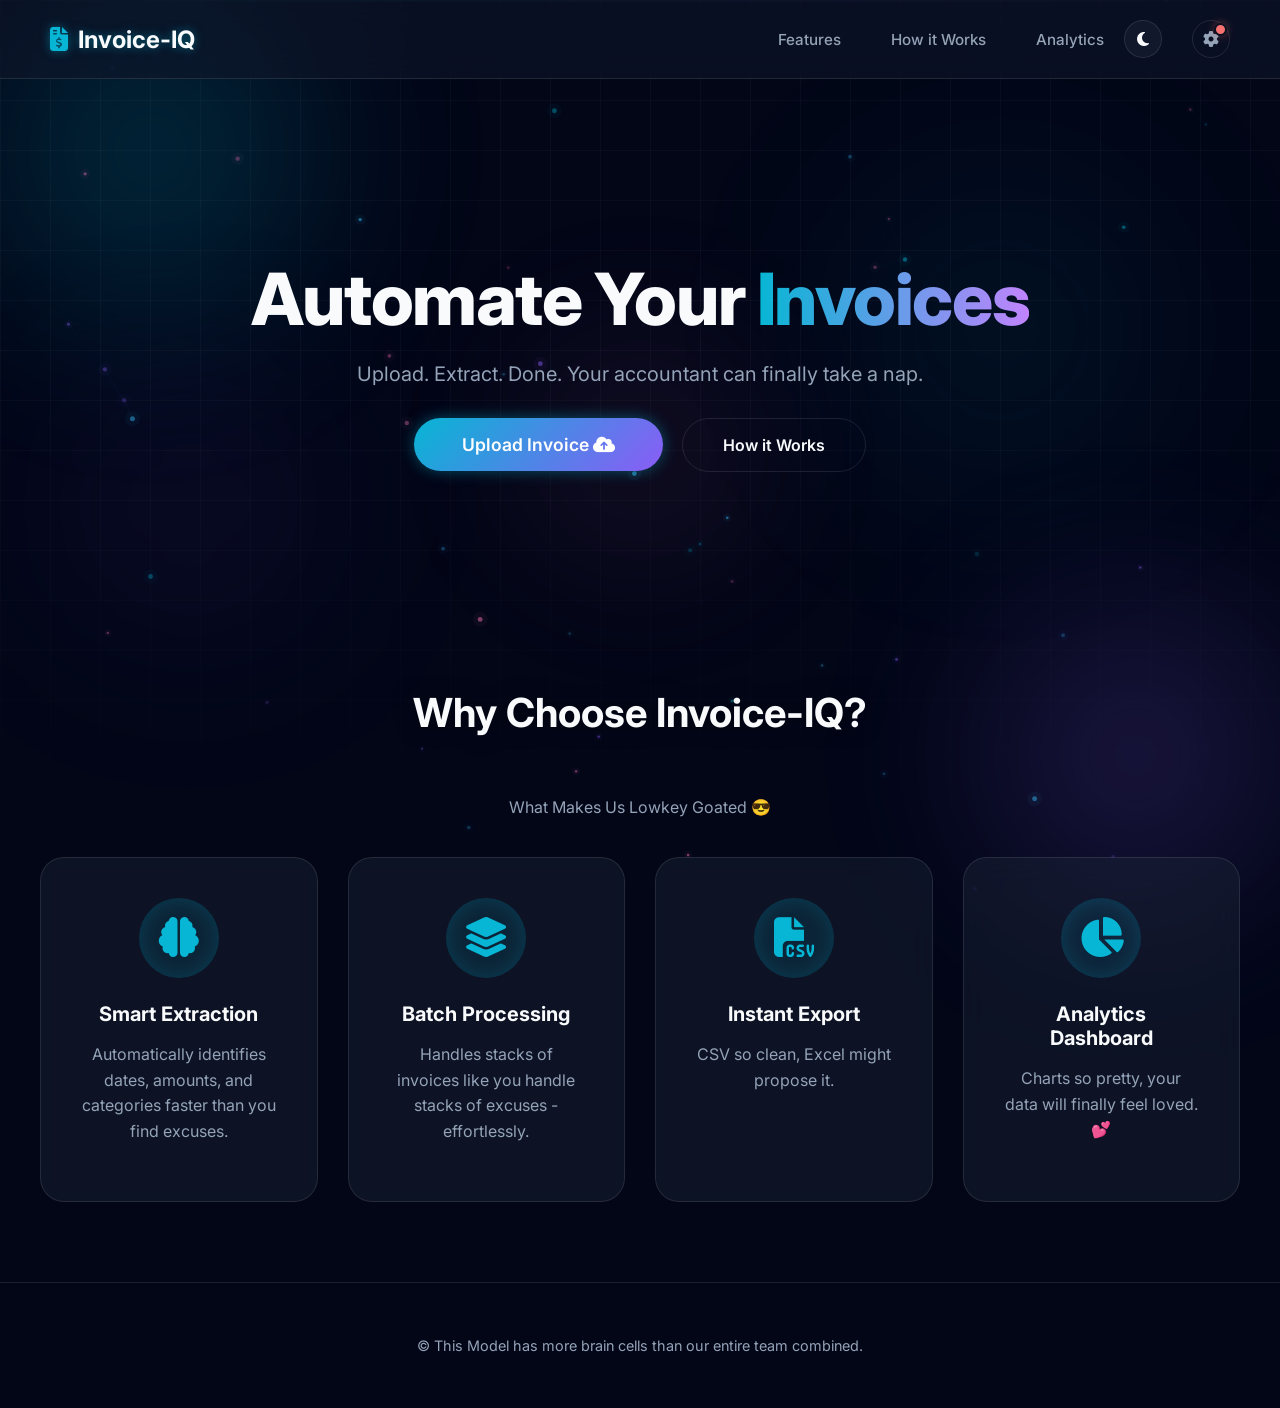
<file: frontend/index.html>
<!DOCTYPE html>
<html lang="en">

<head>
    <meta charset="UTF-8">
    <meta name="viewport" content="width=device-width, initial-scale=1.0">
    <title>Smart Invoice Extractor</title>
    <link rel="stylesheet" href="style.css">
    <link href="https://fonts.googleapis.com/css2?family=Inter:wght@300;400;600;700&display=swap" rel="stylesheet">
    <link rel="stylesheet" href="https://cdnjs.cloudflare.com/ajax/libs/font-awesome/6.4.0/css/all.min.css">
</head>

<body>

    <nav class="navbar">
        <div class="logo">
            <i class="fa-solid fa-file-invoice-dollar"></i> Invoice-IQ
        </div>
        <div class="nav-links" style="display: flex; align-items: center; gap: 20px;">
            <a href="#features">Features</a>
            <a href="/how-it-works">How it Works</a>
            <a href="/analytics">Analytics</a>
            <button class="theme-toggle" id="theme-toggle" title="Toggle Theme">
                <i class="fa-solid fa-moon icon-moon"></i>
                <i class="fa-solid fa-sun icon-sun"></i>
            </button>
            <button class="settings-btn" id="settings-btn" title="Settings">
                <i class="fa-solid fa-gear"></i>
                <span class="status-dot inactive" id="settings-dot"></span>
            </button>
        </div>
    </nav>

    <div class="settings-overlay" id="settings-overlay"></div>
    <div class="settings-modal" id="settings-modal">
        <h3><i class="fa-solid fa-key"></i> API Configuration</h3>
        <p class="settings-desc">Paste your Gemini API key to let the AI cook. 🧑‍🍳
            Get one at <a href="https://aistudio.google.com/" target="_blank" style="color: var(--primary-cyan);">Google
                AI Studio</a>.</p>
        <div class="api-input-group">
            <input type="password" id="api-key-input" placeholder="Paste your Gemini API key..." autocomplete="off">
            <button class="btn-save-key" id="save-api-key-btn">Save</button>
        </div>
        <div class="api-status not-configured" id="api-status">
            <span><i class="fa-solid fa-circle-xmark"></i> No API Key configured</span>
        </div>
        <div class="settings-note">
            <i class="fa-solid fa-shield-halved"></i>
            <span>Your key is stored locally in your browser and never saved on the server. It is only sent with API
                requests as a secure header.</span>
        </div>
    </div>

    <!-- Animated Background -->
    <div class="background-grid"></div>
    <div class="blob blob-1"></div>
    <div class="blob blob-2"></div>
    <div class="blob blob-3"></div>
    <div class="ambient-glow ambient-glow-1"></div>
    <div class="ambient-glow ambient-glow-2"></div>
    <canvas id="particles-canvas"></canvas>

    <section class="hero">

        <div class="hero-content">
            <h1 class="fade-in-up">Automate Your <span class="gradient-text">Invoices</span></h1>
            <p class="fade-in-up delay-1">Upload. Extract. Done. Your accountant can finally take a nap.</p>
            <div class="hero-buttons fade-in-up delay-2">
                <a href="/upload-page" class="btn-primary-lg">Upload Invoice <i
                        class="fa-solid fa-cloud-arrow-up"></i></a>
                <a href="/how-it-works" class="btn-secondary-lg">How it Works</a>
            </div>
        </div>
    </section>

    <section id="features" class="features-section">
        <div class="container">
            <h2 class="section-title">Why Choose Invoice-IQ?</h2>
            <p class="section-subtitle">What Makes Us Lowkey Goated 😎</p>
            <div class="features-grid">
                <div class="glass-card feature-card scroll-reveal">
                    <div class="feature-icon">
                        <i class="fa-solid fa-brain"></i>
                    </div>
                    <h3>Smart Extraction</h3>
                    <p>Automatically identifies dates, amounts, and categories faster than you find excuses.</p>
                </div>

                <div class="glass-card feature-card scroll-reveal" style="transition-delay: 0.2s">
                    <div class="feature-icon">
                        <i class="fa-solid fa-layer-group"></i>
                    </div>
                    <h3>Batch Processing</h3>
                    <p>Handles stacks of invoices like you handle stacks of excuses -effortlessly.</p>
                </div>

                <div class="glass-card feature-card scroll-reveal" style="transition-delay: 0.4s">
                    <div class="feature-icon">
                        <i class="fa-solid fa-file-csv"></i>
                    </div>
                    <h3>Instant Export</h3>
                    <p>CSV so clean, Excel might propose it.</p>
                </div>

                <div class="glass-card feature-card scroll-reveal" style="transition-delay: 0.6s">
                    <div class="feature-icon">
                        <i class="fa-solid fa-chart-pie"></i>
                    </div>
                    <h3>Analytics Dashboard</h3>
                    <p>Charts so pretty, your data will finally feel loved. 💕</p>
                </div>
            </div>
        </div>
    </section>



    <footer>
        <p>&copy; This Model has more brain cells than our entire team combined.</p>
    </footer>

    <script src="particles.js"></script>
    <script src="script.js"></script>
</body>

</html>
</file>
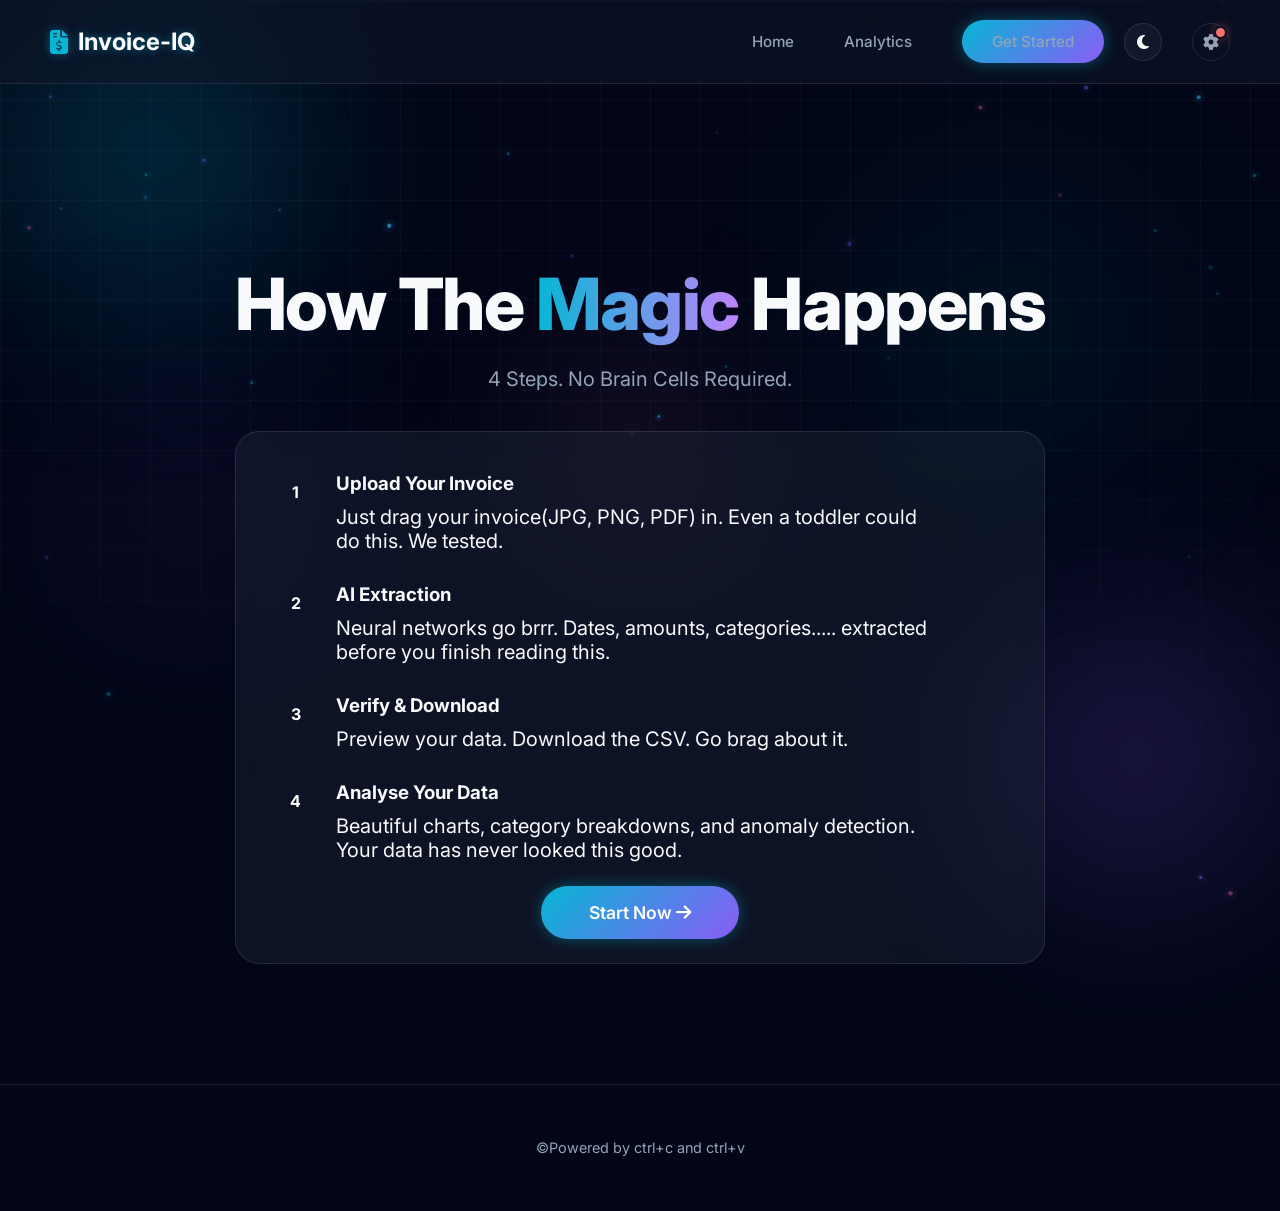
<file: frontend/how_it_works.html>
<!DOCTYPE html>
<html lang="en">

<head>
    <meta charset="UTF-8">
    <meta name="viewport" content="width=device-width, initial-scale=1.0">
    <title>How it Works - Smart Invoice Extractor</title>
    <link rel="stylesheet" href="style.css">
    <link href="https://fonts.googleapis.com/css2?family=Inter:wght@300;400;600;700&display=swap" rel="stylesheet">
    <link rel="stylesheet" href="https://cdnjs.cloudflare.com/ajax/libs/font-awesome/6.4.0/css/all.min.css">
</head>

<body>
    <!-- Animated Background -->
    <div class="background-grid"></div>
    <div class="blob blob-1"></div>
    <div class="blob blob-2"></div>
    <div class="blob blob-3"></div>
    <div class="ambient-glow ambient-glow-1"></div>
    <div class="ambient-glow ambient-glow-2"></div>
    <canvas id="particles-canvas"></canvas>

    <nav class="navbar">
        <div class="logo">
            <a href="/" style="text-decoration: none; color: inherit; display: flex; align-items: center; gap: 10px;">
                <i class="fa-solid fa-file-invoice-dollar"></i> Invoice-IQ
            </a>
        </div>
        <div class="nav-links" style="display: flex; align-items: center; gap: 20px;">
            <a href="/">Home</a>
            <a href="/analytics">Analytics</a>
            <a href="/upload-page" class="btn-primary">Get Started</a>
            <button class="theme-toggle" id="theme-toggle" title="Toggle Theme">
                <i class="fa-solid fa-moon icon-moon"></i>
                <i class="fa-solid fa-sun icon-sun"></i>
            </button>
            <button class="settings-btn" id="settings-btn" title="Settings">
                <i class="fa-solid fa-gear"></i>
                <span class="status-dot inactive" id="settings-dot"></span>
            </button>
        </div>
    </nav>

    <div class="settings-overlay" id="settings-overlay"></div>
    <div class="settings-modal" id="settings-modal">
        <h3><i class="fa-solid fa-key"></i> API Configuration</h3>
        <p class="settings-desc">Paste your Gemini API key to let the AI cook🧑‍🍳.
            Get one at <a href="https://aistudio.google.com/" target="_blank" style="color: var(--primary-cyan);">Google
                AI Studio</a>.</p>
        <div class="api-input-group">
            <input type="password" id="api-key-input" placeholder="Paste your Gemini API key..." autocomplete="off">
            <button class="btn-save-key" id="save-api-key-btn">Save</button>
        </div>
        <div class="api-status not-configured" id="api-status">
            <span><i class="fa-solid fa-circle-xmark"></i> No API Key. The AI is starving. 😢</span>
        </div>
        <div class="settings-note">
            <i class="fa-solid fa-shield-halved"></i>
            <span>Stored locally. Never on our server. We pinky promise. 🤙</span>
        </div>
    </div>

    <section class="hero" style="flex: 1; display: flex; flex-direction: column; justify-content: center;">
        <div class="container">
            <h1 class="fade-in-up">How The <span class="gradient-text">Magic</span> Happens</h1>
            <p class="fade-in-up delay-1" style="max-width: 600px; margin: 0 auto 40px;">
                4 Steps. No Brain Cells Required.
            </p>

            <div class="glass-card fade-in-up delay-2" style="text-align: left; max-width: 800px; margin: 0 auto;">
                <div style="display: flex; gap: 30px; flex-direction: column;">

                    <div style="display: flex; gap: 20px; align-items: flex-start;">
                        <div
                            style="background: var(--primary); color: white; width: 40px; height: 40px; border-radius: 50%; display: flex; align-items: center; justify-content: center; font-weight: bold; flex-shrink: 0;">
                            1</div>
                        <div>
                            <h3 style="margin: 0 0 10px; color: var(--text-dark);">Upload Your Invoice</h3>
                            <p style="color: var(--text-light); margin: 0;">
                                Just drag your invoice(JPG, PNG, PDF) in. Even a toddler could do this. We tested.
                            </p>
                        </div>
                    </div>

                    <div style="display: flex; gap: 20px; align-items: flex-start;">
                        <div
                            style="background: var(--primary); color: white; width: 40px; height: 40px; border-radius: 50%; display: flex; align-items: center; justify-content: center; font-weight: bold; flex-shrink: 0;">
                            2</div>
                        <div>
                            <h3 style="margin: 0 0 10px; color: var(--text-dark);">AI Extraction</h3>
                            <p style="color: var(--text-light); margin: 0;">
                                Neural networks go brrr. Dates, amounts, categories..... extracted before you finish
                                reading this.
                            </p>
                        </div>
                    </div>

                    <div style="display: flex; gap: 20px; align-items: flex-start;">
                        <div
                            style="background: var(--primary); color: white; width: 40px; height: 40px; border-radius: 50%; display: flex; align-items: center; justify-content: center; font-weight: bold; flex-shrink: 0;">
                            3</div>
                        <div>
                            <h3 style="margin: 0 0 10px; color: var(--text-dark);">Verify & Download</h3>
                            <p style="color: var(--text-light); margin: 0;">
                                Preview your data. Download the CSV. Go brag about it.
                            </p>
                        </div>
                    </div>

                    <div style="display: flex; gap: 20px; align-items: flex-start;">
                        <div
                            style="background: var(--primary); color: white; width: 40px; height: 40px; border-radius: 50%; display: flex; align-items: center; justify-content: center; font-weight: bold; flex-shrink: 0;">
                            4</div>
                        <div>
                            <h3 style="margin: 0 0 10px; color: var(--text-dark);">Analyse Your Data</h3>
                            <p style="color: var(--text-light); margin: 0;">
                                Beautiful charts, category breakdowns, and anomaly detection. Your data has never looked
                                this good.
                            </p>
                        </div>
                    </div>

                </div>

                <div style="text-align: center; margin-top: 40px;">
                    <a href="/upload-page" class="btn-primary-lg">Start Now <i class="fa-solid fa-arrow-right"></i></a>
                </div>
            </div>
        </div>
    </section>

    <footer>
        <p>&copy;Powered by ctrl+c and ctrl+v</p>
    </footer>

    <script src="particles.js"></script>
    <script src="script.js"></script>
</body>

</html>
</file>
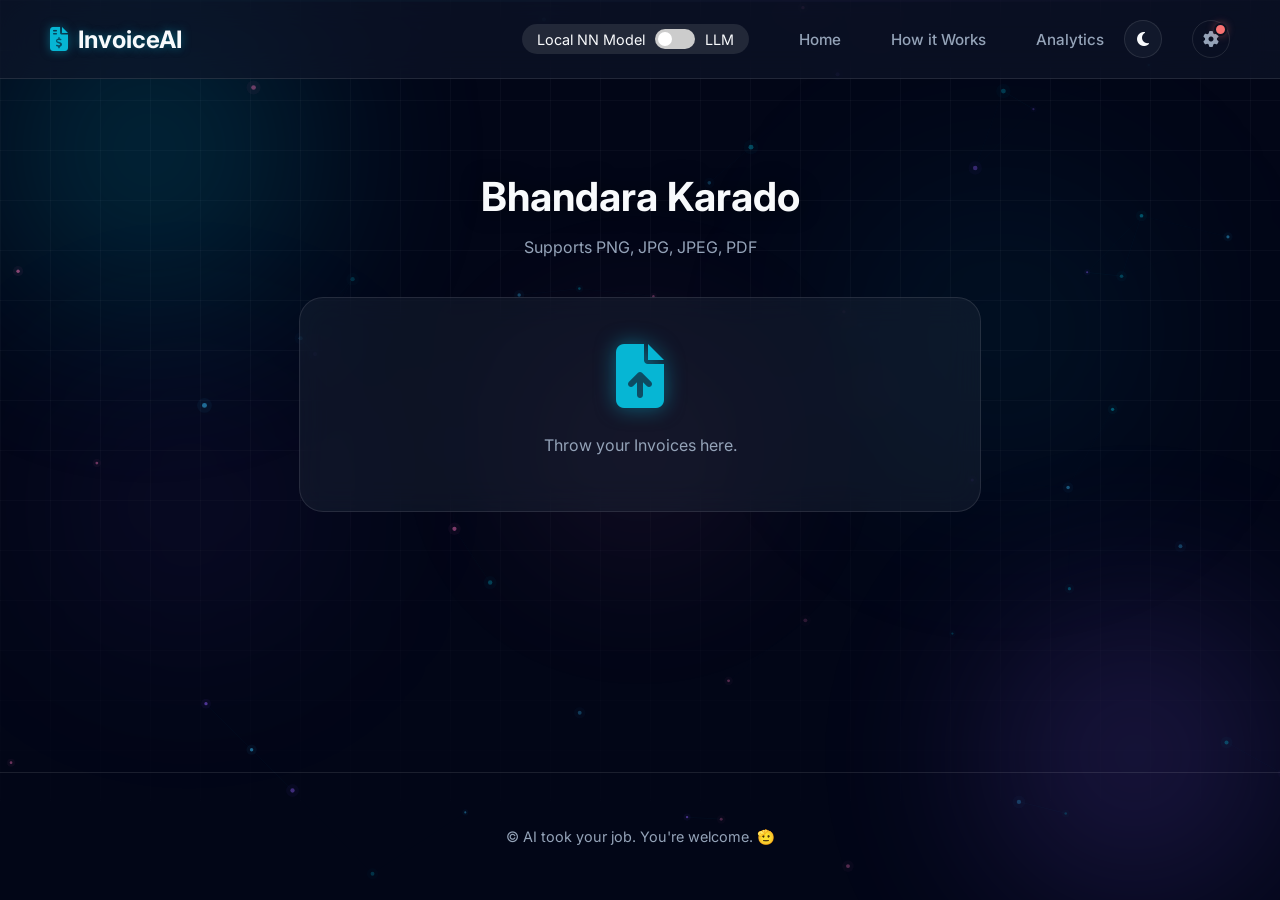
<file: frontend/upload.html>
<!DOCTYPE html>
<html lang="en">

<head>
    <meta charset="UTF-8">
    <meta name="viewport" content="width=device-width, initial-scale=1.0">
    <title>Upload Invoice - Smart Invoice Extractor</title>
    <link rel="stylesheet" href="style.css">
    <link href="https://fonts.googleapis.com/css2?family=Inter:wght@300;400;600;700&display=swap" rel="stylesheet">
    <link rel="stylesheet" href="https://cdnjs.cloudflare.com/ajax/libs/font-awesome/6.4.0/css/all.min.css">
</head>

<body>
    <!-- Animated Background -->
    <div class="background-grid"></div>
    <div class="blob blob-1"></div>
    <div class="blob blob-2"></div>
    <div class="blob blob-3"></div>
    <div class="ambient-glow ambient-glow-1"></div>
    <div class="ambient-glow ambient-glow-2"></div>
    <canvas id="particles-canvas"></canvas>

    <nav class="navbar">
        <div class="logo">
            <a href="/" style="text-decoration: none; color: inherit; display: flex; align-items: center; gap: 10px;">
                <i class="fa-solid fa-file-invoice-dollar"></i> InvoiceAI
            </a>
        </div>
        <div class="nav-links" style="display: flex; align-items: center; gap: 20px;">
            <div class="method-toggle"
                style="display: flex; align-items: center; gap: 10px; background: rgba(255,255,255,0.1); padding: 5px 15px; border-radius: 20px;">
                <span style="font-size: 0.9rem;">Local NN Model</span>
                <label class="switch" style="position: relative; display: inline-block; width: 40px; height: 20px;">
                    <input type="checkbox" id="classification-method-toggle" style="opacity: 0; width: 0; height: 0;">
                    <span class="slider round"
                        style="position: absolute; cursor: pointer; top: 0; left: 0; right: 0; bottom: 0; background-color: #ccc; transition: .4s; border-radius: 20px;"></span>
                </label>
                <span style="font-size: 0.9rem;">LLM</span>
            </div>
            <a href="/">Home</a>
            <a href="/how-it-works">How it Works</a>
            <a href="/analytics">Analytics</a>
            <button class="theme-toggle" id="theme-toggle" title="Toggle Theme">
                <i class="fa-solid fa-moon icon-moon"></i>
                <i class="fa-solid fa-sun icon-sun"></i>
            </button>
            <button class="settings-btn" id="settings-btn" title="Settings">
                <i class="fa-solid fa-gear"></i>
                <span class="status-dot inactive" id="settings-dot"></span>
            </button>
        </div>
    </nav>

    <div class="settings-overlay" id="settings-overlay"></div>
    <div class="settings-modal" id="settings-modal">
        <h3><i class="fa-solid fa-key"></i> API Configuration</h3>
        <p class="settings-desc">Paste your Gemini API key to let the AI cook. 🧑‍🍳
            Get one at <a href="https://aistudio.google.com/" target="_blank" style="color: var(--primary-cyan);">Google
                AI Studio</a>.</p>
        <div class="api-input-group">
            <input type="password" id="api-key-input" placeholder="Paste your Gemini API key..." autocomplete="off">
            <button class="btn-save-key" id="save-api-key-btn">Save</button>
        </div>
        <div class="api-status not-configured" id="api-status">
            <span><i class="fa-solid fa-circle-xmark"></i> No API Key configured</span>
        </div>
        <div class="settings-note">
            <i class="fa-solid fa-shield-halved"></i>
            <span>Your key is stored locally in your browser and never saved on the server. It is only sent with API
                requests as a secure header.</span>
        </div>
    </div>

    <style>
        .switch input:checked+.slider {
            background-color: var(--primary);
        }

        .switch input:focus+.slider {
            box-shadow: 0 0 1px var(--primary);
        }

        .switch input:checked+.slider:before {
            transform: translateX(20px);
        }

        .slider:before {
            position: absolute;
            content: "";
            height: 14px;
            width: 14px;
            left: 3px;
            bottom: 3px;
            background-color: white;
            transition: .4s;
            border-radius: 50%;
        }
    </style>

    <section id="upload" class="upload-section">
        <div class="container">
            <h2 class="section-title">Bhandara Karado</h2>
            <p class="section-subtitle">Supports PNG, JPG, JPEG, PDF</p>

            <div class="glass-card upload-card" id="drop-zone">
                <div class="upload-icon">
                    <i class="fa-solid fa-file-arrow-up"></i>
                </div>
                <p class="upload-text">Throw your Invoices here.</span></p>
                <input type="file" id="file-input" hidden accept=".png, .jpg, .jpeg, .pdf, .tiff, .tif" multiple>
                <div id="loader" class="loader hidden"></div>

                <div id="batch-progress" class="batch-progress hidden">
                    <p id="progress-text">Processed 0 / 0</p>
                    <div class="progress-bar-container">
                        <div id="progress-bar" class="progress-bar"></div>
                    </div>
                </div>
            </div>

            <div id="queue-ui" class="hidden" style="text-align: center; margin-top: 20px;">
                <p id="queue-text" style="font-weight: 600; margin-bottom: 15px; color: var(--text);">0 files selected
                    ready for processing.</p>
                <button class="btn-primary" id="start-process-btn"><i class="fa-solid fa-play"></i> Start
                    Processing</button>
                <button class="btn-secondary" id="clear-queue-btn" style="margin-left: 10px;"><i
                        class="fa-solid fa-xmark"></i> Clear</button>
            </div>

            <div id="global-actions" class="hidden" style="text-align: center; margin-top: 20px;">
                <button class="btn-primary" id="download-report-btn"><i class="fa-solid fa-file-csv"></i> Download Final
                    Report</button>
                <button class="btn-primary" id="analyse-results-btn"
                    style="margin-left: 10px; background: linear-gradient(135deg, #8b5cf6, #f472b6);"><i
                        class="fa-solid fa-chart-pie"></i> Analyse
                    Results</button>
                <button class="btn-secondary" id="process-more-btn"><i class="fa-solid fa-rotate-right"></i> Process New
                    Batch</button>
            </div>

            <div id="result-container" class="result-container hidden fade-in">
                <div class="glass-card result-card">
                    <div class="result-header">
                        <h3><i class="fa-solid fa-check-circle"></i> Extraction Complete</h3>
                        <span id="file-name-display" class="badge">invoice.jpg</span>
                    </div>

                    <div class="result-grid">
                        <div class="result-item">
                            <span class="label">Date</span>
                            <span class="value" id="res-date">--</span>
                        </div>
                        <div class="result-item">
                            <span class="label">Total Amount</span>
                            <span class="value price" id="res-amount">--</span>
                        </div>
                        <div class="result-item">
                            <span class="label">Category</span>
                            <span class="value type" id="res-category">--</span>
                        </div>
                    </div>

                    <div class="result-actions">
                        <button class="btn-primary" id="download-btn"><i class="fa-solid fa-download"></i> Download
                            Report</button>
                        <button class="btn-secondary" id="reset-btn">Upload Another</button>
                    </div>
                </div>
            </div>
        </div>
    </section>

    <footer>
        <p>&copy; AI took your job. You're welcome. 🫡</p>
    </footer>

    <script src="particles.js"></script>
    <script src="script.js"></script>
</body>

</html>
</file>
<file: frontend/style.css>
:root {
    --bg-dark: #0B1120;
    --bg-darker: #020617;
    --primary-cyan: #06b6d4;
    --primary-violet: #8b5cf6;
    --accent-glow: #38bdf8;
    --text-main: #f8fafc;
    --text-muted: #94a3b8;
    --glass-bg: rgba(30, 41, 59, 0.4);
    --glass-border: rgba(255, 255, 255, 0.1);
    --card-shadow: 0 0 20px rgba(6, 182, 212, 0.1);
    --navbar-bg: rgba(15, 23, 42, 0.6);
    --logo-glow: 0 0 10px rgba(6, 182, 212, 0.5);
    --link-glow: 0 0 8px rgba(6, 182, 212, 0.6);
    --loader-track: rgba(255, 255, 255, 0.1);
    --select-option-bg: #1e293b;
}

/* ============================================
   LIGHT THEME OVERRIDES
   ============================================ */
[data-theme="light"] {
    --bg-dark: #f0f4f8;
    --bg-darker: #e2e8f0;
    --text-main: #0f172a;
    --text-muted: #475569;
    --glass-bg: rgba(255, 255, 255, 0.6);
    --glass-border: rgba(0, 0, 0, 0.08);
    --card-shadow: 0 4px 20px rgba(0, 0, 0, 0.06);
    --navbar-bg: rgba(255, 255, 255, 0.7);
    --logo-glow: none;
    --link-glow: none;
    --loader-track: rgba(0, 0, 0, 0.08);
    --select-option-bg: #ffffff;
}

[data-theme="light"] .blob { opacity: 0.08; }
[data-theme="light"] .blob-3 { opacity: 0.05; }

[data-theme="light"] .background-grid {
    background-image:
        linear-gradient(rgba(0, 0, 0, 0.04) 1px, transparent 1px),
        linear-gradient(90deg, rgba(0, 0, 0, 0.04) 1px, transparent 1px);
}

[data-theme="light"] .background-grid::after { opacity: 0.06; }

[data-theme="light"] .ambient-glow-1 { background: rgba(6, 182, 212, 0.04); }
[data-theme="light"] .ambient-glow-2 { background: rgba(139, 92, 246, 0.04); }

[data-theme="light"] .glass-card {
    background: rgba(255, 255, 255, 0.65);
    border-color: rgba(0, 0, 0, 0.06);
    box-shadow: 0 4px 24px rgba(0, 0, 0, 0.05);
}

[data-theme="light"] .glass-card:hover {
    border-color: rgba(6, 182, 212, 0.2);
    box-shadow: 0 8px 32px rgba(6, 182, 212, 0.08);
}

[data-theme="light"] .section-title { text-shadow: none; }
[data-theme="light"] .value.price { text-shadow: none; }
[data-theme="light"] .upload-icon { filter: drop-shadow(0 0 6px rgba(6, 182, 212, 0.3)); }
[data-theme="light"] footer { border-top-color: rgba(0, 0, 0, 0.06); }
[data-theme="light"] .active-link { text-shadow: none !important; }

[data-theme="light"] .data-table th {
    background: rgba(0, 0, 0, 0.03);
    color: var(--text-muted);
}
[data-theme="light"] .data-table td { border-bottom-color: rgba(0, 0, 0, 0.05); }
[data-theme="light"] .data-table tr:hover td { background: rgba(6, 182, 212, 0.04); }

/* Theme toggle button */
.theme-toggle {
    background: var(--glass-bg);
    border: 1px solid var(--glass-border);
    color: var(--text-main);
    width: 38px;
    height: 38px;
    border-radius: 50%;
    cursor: pointer;
    display: flex;
    align-items: center;
    justify-content: center;
    font-size: 1rem;
    transition: all 0.3s ease;
    position: relative;
    overflow: hidden;
}

.theme-toggle:hover {
    border-color: var(--primary-cyan);
    box-shadow: 0 0 15px rgba(6, 182, 212, 0.2);
    transform: rotate(20deg);
}

.theme-toggle .icon-sun,
.theme-toggle .icon-moon {
    position: absolute;
    transition: all 0.4s ease;
}

.theme-toggle .icon-sun {
    opacity: 0;
    transform: rotate(-90deg) scale(0);
}

.theme-toggle .icon-moon {
    opacity: 1;
    transform: rotate(0deg) scale(1);
}

[data-theme="light"] .theme-toggle .icon-sun {
    opacity: 1;
    transform: rotate(0deg) scale(1);
}

[data-theme="light"] .theme-toggle .icon-moon {
    opacity: 0;
    transform: rotate(90deg) scale(0);
}

body {
    font-family: 'Inter', sans-serif;
    background: var(--bg-darker);
    color: var(--text-main);
    margin: 0;
    padding: 0;
    overflow-x: hidden;
    scroll-behavior: smooth;
    display: flex;
    flex-direction: column;
    min-height: 100vh;
    position: relative;
}

.container {
    max-width: 1200px;
    margin: 0 auto;
    padding: 0 20px;
}

.gradient-text {
    background: linear-gradient(to right, var(--primary-cyan), #c084fc, #f472b6);
    -webkit-background-clip: text;
    background-clip: text;
    -webkit-text-fill-color: transparent;
    background-size: 200% auto;
    animation: shimmer 5s linear infinite;
}

.hidden {
    display: none !important;
}

/* ============================================
   ANIMATED BACKGROUND SYSTEM
   ============================================ */

.background-grid {
    position: fixed;
    top: 0;
    left: 0;
    width: 100%;
    height: 100%;
    z-index: -3;
    background-image:
        linear-gradient(rgba(255, 255, 255, 0.03) 1px, transparent 1px),
        linear-gradient(90deg, rgba(255, 255, 255, 0.03) 1px, transparent 1px);
    background-size: 50px 50px;
    mask-image: linear-gradient(to bottom, black 40%, transparent 100%);
    pointer-events: none;
    animation: gridPulse 8s ease-in-out infinite;
}

@keyframes gridPulse {

    0%,
    100% {
        opacity: 0.4;
    }

    50% {
        opacity: 1;
    }
}

/* Floating gradient orbs */
.blob {
    position: fixed;
    border-radius: 50%;
    filter: blur(80px);
    opacity: 0.25;
    pointer-events: none;
    z-index: -2;
    will-change: transform;
}

.blob-1 {
    width: 500px;
    height: 500px;
    background: radial-gradient(circle, var(--primary-cyan), transparent 70%);
    top: -100px;
    left: -100px;
    animation: blobDrift1 20s ease-in-out infinite;
}

.blob-2 {
    width: 450px;
    height: 450px;
    background: radial-gradient(circle, var(--primary-violet), transparent 70%);
    bottom: -80px;
    right: -80px;
    animation: blobDrift2 25s ease-in-out infinite;
}

.blob-3 {
    width: 350px;
    height: 350px;
    background: radial-gradient(circle, #f472b6, transparent 70%);
    top: 50%;
    left: 50%;
    transform: translate(-50%, -50%);
    animation: blobDrift3 18s ease-in-out infinite;
    opacity: 0.12;
}

@keyframes blobDrift1 {

    0%,
    100% {
        transform: translate(0, 0) scale(1);
    }

    25% {
        transform: translate(120px, 80px) scale(1.1);
    }

    50% {
        transform: translate(50px, 200px) scale(0.9);
    }

    75% {
        transform: translate(-60px, 100px) scale(1.05);
    }
}

@keyframes blobDrift2 {

    0%,
    100% {
        transform: translate(0, 0) scale(1);
    }

    25% {
        transform: translate(-100px, -60px) scale(1.15);
    }

    50% {
        transform: translate(-180px, -120px) scale(0.85);
    }

    75% {
        transform: translate(-50px, -180px) scale(1.1);
    }
}

@keyframes blobDrift3 {

    0%,
    100% {
        transform: translate(-50%, -50%) scale(1) rotate(0deg);
    }

    33% {
        transform: translate(-30%, -60%) scale(1.2) rotate(120deg);
    }

    66% {
        transform: translate(-70%, -40%) scale(0.8) rotate(240deg);
    }
}

/* Animated scan line (tech feel) */
.background-grid::after {
    content: '';
    position: fixed;
    top: 0;
    left: 0;
    width: 100%;
    height: 2px;
    background: linear-gradient(90deg, transparent, var(--primary-cyan), var(--primary-violet), transparent);
    opacity: 0.15;
    animation: scanLine 8s linear infinite;
    pointer-events: none;
}

@keyframes scanLine {
    0% {
        top: -2px;
    }

    100% {
        top: 100vh;
    }
}

/* Floating particles canvas */
#particles-canvas {
    position: fixed;
    top: 0;
    left: 0;
    width: 100%;
    height: 100%;
    z-index: -1;
    pointer-events: none;
}

/* Ambient glow spots that breathe */
.ambient-glow {
    position: fixed;
    pointer-events: none;
    z-index: -2;
    border-radius: 50%;
    filter: blur(100px);
}

.ambient-glow-1 {
    width: 300px;
    height: 300px;
    background: rgba(6, 182, 212, 0.08);
    top: 20%;
    right: 10%;
    animation: ambientPulse1 12s ease-in-out infinite;
}

.ambient-glow-2 {
    width: 250px;
    height: 250px;
    background: rgba(139, 92, 246, 0.08);
    bottom: 30%;
    left: 5%;
    animation: ambientPulse2 15s ease-in-out infinite;
}

@keyframes ambientPulse1 {

    0%,
    100% {
        opacity: 0.4;
        transform: scale(1);
    }

    50% {
        opacity: 1;
        transform: scale(1.3);
    }
}

@keyframes ambientPulse2 {

    0%,
    100% {
        opacity: 0.5;
        transform: scale(1.1);
    }

    50% {
        opacity: 0.2;
        transform: scale(0.8);
    }
}

.navbar {
    display: flex;
    justify-content: space-between;
    align-items: center;
    padding: 20px 50px;
    background: var(--navbar-bg);
    backdrop-filter: blur(16px);
    position: sticky;
    top: 0;
    z-index: 100;
    border-bottom: 1px solid var(--glass-border);
}

.logo {
    font-weight: 700;
    font-size: 1.5rem;
    color: var(--text-main);
    display: flex;
    gap: 10px;
    align-items: center;
    text-shadow: var(--logo-glow);
}

.logo i {
    color: var(--primary-cyan);
}

.nav-links a {
    text-decoration: none;
    color: var(--text-muted);
    margin-left: 30px;
    font-weight: 500;
    transition: all 0.3s;
    font-size: 0.95rem;
}

.nav-links a:hover {
    color: var(--primary-cyan);
    text-shadow: var(--link-glow);
}

.btn-primary,
.btn-primary-lg {
    background: linear-gradient(135deg, var(--primary-cyan), var(--primary-violet));
    color: white;
    padding: 12px 30px;
    border-radius: 50px;
    text-decoration: none;
    font-weight: 600;
    transition: all 0.3s ease;
    border: none;
    cursor: pointer;
    box-shadow: 0 0 15px rgba(6, 182, 212, 0.4);
    position: relative;
    overflow: hidden;
}

.btn-primary-lg {
    padding: 16px 48px;
    font-size: 1.1rem;
}

.btn-primary:hover,
.btn-primary-lg:hover {
    transform: translateY(-2px);
    box-shadow: 0 0 30px rgba(139, 92, 246, 0.6);
}

.btn-secondary,
.btn-secondary-lg {
    background: transparent;
    color: var(--text-main);
    padding: 16px 40px;
    border-radius: 50px;
    text-decoration: none;
    font-weight: 600;
    margin-left: 15px;
    border: 1px solid var(--glass-border);
    transition: all 0.3s ease;
    cursor: pointer;
    position: relative;
}

.btn-secondary:hover,
.btn-secondary-lg:hover {
    border-color: var(--primary-cyan);
    background: rgba(6, 182, 212, 0.1);
    box-shadow: 0 0 15px rgba(6, 182, 212, 0.2);
}

.hero {
    position: relative;
    padding: 120px 20px;
    text-align: center;
    flex: 1;
    display: flex;
    flex-direction: column;
    justify-content: center;
    overflow: visible;
}

.hero h1 {
    font-size: 4.5rem;
    line-height: 1.1;
    margin-bottom: 24px;
    font-weight: 800;
    letter-spacing: -0.02em;
}

.hero p {
    font-size: 1.25rem;
    color: var(--text-muted);
    margin-bottom: 48px;
    max-width: 600px;
    margin-left: auto;
    margin-right: auto;
}

.glass-card {
    background: var(--glass-bg);
    backdrop-filter: blur(16px);
    border: 1px solid var(--glass-border);
    border-radius: 24px;
    padding: 40px;
    transition: all 0.4s cubic-bezier(0.175, 0.885, 0.32, 1.275);
}

.feature-card {
    text-align: center;
    margin: 0;
}

.feature-card:hover {
    transform: translateY(-10px) scale(1.02);
    border-color: rgba(6, 182, 212, 0.3);
    box-shadow: 0 0 30px rgba(6, 182, 212, 0.15);
}

.feature-icon {
    font-size: 2.5rem;
    color: var(--primary-cyan);
    margin-bottom: 24px;
    background: rgba(6, 182, 212, 0.1);
    width: 80px;
    height: 80px;
    line-height: 80px;
    border-radius: 50%;
    margin-left: auto;
    margin-right: auto;
    box-shadow: 0 0 20px rgba(6, 182, 212, 0.2) inset;
}

.feature-card h3 {
    color: var(--text-main);
    font-size: 1.25rem;
    margin-bottom: 15px;
}

.feature-card p {
    color: var(--text-muted);
    line-height: 1.6;
}

.features-section {
    padding: 80px 20px;
    background: transparent;
}

.section-title {
    text-align: center;
    font-size: 2.5rem;
    color: var(--text-main);
    margin-bottom: 60px;
    text-shadow: 0 0 20px rgba(0, 0, 0, 0.5);
}

.features-grid {
    display: grid;
    grid-template-columns: repeat(4, 1fr);
    gap: 30px;
}

.upload-section {
    padding: 60px 20px;
    background: transparent;
}

.upload-section .section-title {
    margin-bottom: 5px;
}

.section-subtitle {
    text-align: center;
    color: var(--text-muted);
    margin-bottom: 40px;
    font-size: 1rem;
    display: block;
    width: 100%;
}

.upload-card {

    max-width: 600px;
    margin: 0 auto;
    text-align: center;
}

.upload-icon {
    font-size: 4rem;
    color: var(--primary-cyan);
    margin-bottom: 20px;
    filter: drop-shadow(0 0 10px rgba(6, 182, 212, 0.5));
}

.upload-text {
    color: var(--text-muted);
}

.browse-link {
    color: var(--primary-cyan);
    text-decoration: none;
    border-bottom: 1px dotted var(--primary-cyan);
    transition: all 0.3s;
}

.browse-link:hover {
    color: var(--primary-violet);
    border-bottom-style: solid;
}

.result-header {
    border-bottom: 1px solid var(--glass-border);
    display: flex;
    justify-content: space-between;
    align-items: center;
    margin-bottom: 30px;
    padding-bottom: 20px;
}

.result-header h3 {
    color: var(--primary-cyan);
    display: flex;
    align-items: center;
    gap: 10px;
    margin: 0;
}

.badge {
    background: rgba(6, 182, 212, 0.15);
    color: var(--primary-cyan);
    padding: 5px 12px;
    border-radius: 20px;
    font-size: 0.85rem;
}

.result-grid {
    display: grid;
    grid-template-columns: repeat(3, 1fr);
    gap: 20px;
    text-align: left;
    margin-bottom: 30px;
}

.label {
    color: var(--text-muted);
    font-size: 0.8rem;
    text-transform: uppercase;
    letter-spacing: 1px;
}

.value {
    font-size: 1.4rem;
    font-weight: 700;
    color: var(--text-main);
}

.value.price {
    color: #34d399;
    text-shadow: 0 0 10px rgba(52, 211, 153, 0.3);
}

.value.type {
    color: #fbbf24;
}

@keyframes shimmer {
    0% {
        background-position: 0% 50%;
    }

    100% {
        background-position: 200% 50%;
    }
}

@keyframes fadeInUp {
    from {
        opacity: 0;
        transform: translateY(40px);
    }

    to {
        opacity: 1;
        transform: translateY(0);
    }
}

.fade-in-up {
    opacity: 0;
    animation: fadeInUp 0.8s ease forwards;
}

.delay-1 {
    animation-delay: 0.2s;
}

.delay-2 {
    animation-delay: 0.4s;
}

.scroll-reveal {
    opacity: 0;
    transform: translateY(30px);
    transition: all 0.8s cubic-bezier(0.5, 0, 0, 1);
}

.scroll-reveal.visible {
    opacity: 1;
    transform: translateY(0);
}

.loader {
    border: 3px solid var(--loader-track);
    border-top: 3px solid var(--primary-cyan);
    border-radius: 50%;
    width: 40px;
    height: 40px;
    animation: spin 1s linear infinite;
    margin: 20px auto;
    box-shadow: 0 0 15px rgba(6, 182, 212, 0.2);
}

@keyframes spin {
    100% {
        transform: rotate(360deg);
    }
}

footer {
    text-align: center;
    padding: 40px;
    color: var(--text-muted);
    font-size: 0.9rem;
    border-top: 1px solid var(--glass-border);
    margin-top: auto;
}

.active-link {
    color: var(--primary-cyan) !important;
    text-shadow: 0 0 8px rgba(6, 182, 212, 0.6);
}

.analytics-main {
    padding: 30px 20px 60px;
    flex: 1;
}

.analytics-header {
    display: flex;
    justify-content: space-between;
    align-items: flex-end;
    margin-bottom: 30px;
    flex-wrap: wrap;
    gap: 20px;
}

.analytics-header h1 {
    font-size: 2.5rem;
    font-weight: 800;
    margin: 0;
    display: flex;
    align-items: center;
    gap: 15px;
}

.analytics-header h1 i {
    color: var(--primary-cyan);
    font-size: 2rem;
}

.header-actions {
    display: flex;
    align-items: center;
    flex-wrap: wrap;
    gap: 10px;
}

.glass-select,
.glass-input {
    background: var(--glass-bg);
    border: 1px solid var(--glass-border);
    color: var(--text-main);
    padding: 10px 16px;
    border-radius: 12px;
    font-family: 'Inter', sans-serif;
    font-size: 0.9rem;
    outline: none;
    transition: all 0.3s;
    backdrop-filter: blur(8px);
}

.glass-select:focus,
.glass-input:focus {
    border-color: var(--primary-cyan);
    box-shadow: 0 0 15px rgba(6, 182, 212, 0.2);
}

.glass-select option {
    background: #1e293b;
    color: var(--text-main);
}

.kpi-grid {
    display: grid;
    grid-template-columns: repeat(auto-fit, minmax(200px, 1fr));
    gap: 16px;
    margin-bottom: 24px;
}

.kpi-card {
    padding: 20px;
    display: flex;
    align-items: center;
    gap: 16px;
    transition: all 0.3s ease;
    border-radius: 16px;
    overflow: hidden;
}

.kpi-card:hover {
    transform: translateY(-4px);
    border-color: rgba(6, 182, 212, 0.3);
    box-shadow: 0 8px 30px rgba(6, 182, 212, 0.12);
}

.kpi-icon {
    width: 52px;
    height: 52px;
    border-radius: 14px;
    display: flex;
    align-items: center;
    justify-content: center;
    font-size: 1.3rem;
    flex-shrink: 0;
}

.kpi-info {
    display: flex;
    flex-direction: column;
    gap: 4px;
    min-width: 0;
    flex: 1;
}

.kpi-label {
    color: var(--text-muted);
    font-size: 0.78rem;
    text-transform: uppercase;
    letter-spacing: 0.8px;
    font-weight: 500;
}

.kpi-value {
    font-size: clamp(1rem, 2.5vw, 1.5rem);
    font-weight: 700;
    color: var(--text-main);
    line-height: 1;
    overflow: hidden;
    text-overflow: ellipsis;
    white-space: nowrap;
}

.kpi-value.price {
    color: #34d399;
}

.charts-grid-2 {
    display: grid;
    grid-template-columns: repeat(2, 1fr);
    gap: 20px;
    margin-bottom: 20px;
}

.charts-grid-1 {
    display: grid;
    grid-template-columns: 1fr;
    gap: 20px;
    margin-bottom: 20px;
}

.chart-card {
    padding: 24px;
    border-radius: 20px;
}

.chart-title {
    color: var(--text-main);
    font-size: 1rem;
    font-weight: 600;
    margin: 0 0 20px 0;
    display: flex;
    align-items: center;
    gap: 10px;
}

.chart-title i {
    color: var(--primary-cyan);
    font-size: 0.95rem;
}

.chart-container {
    position: relative;
    height: 300px;
}

.chart-container-wide {
    height: 350px;
}

.compliance-grid {
    display: flex;
    flex-direction: column;
    gap: 24px;
    padding: 10px 0;
}

.compliance-item {
    display: flex;
    flex-direction: column;
    gap: 8px;
}

.compliance-header {
    display: flex;
    align-items: center;
    gap: 10px;
    font-weight: 500;
    font-size: 0.9rem;
}

.compliance-bar-wrapper {
    width: 100%;
    height: 8px;
    background: rgba(255, 255, 255, 0.08);
    border-radius: 10px;
    overflow: hidden;
}

.compliance-bar {
    height: 100%;
    border-radius: 10px;
    transition: width 1.2s cubic-bezier(0.16, 1, 0.3, 1);
}

.compliance-stats {
    display: flex;
    justify-content: space-between;
    font-size: 0.82rem;
}

.outlier-list {
    display: flex;
    flex-direction: column;
    gap: 12px;
}

.outlier-item {
    display: flex;
    align-items: center;
    gap: 14px;
    padding: 14px 18px;
    background: rgba(251, 191, 36, 0.06);
    border: 1px solid rgba(251, 191, 36, 0.15);
    border-radius: 12px;
    transition: all 0.3s;
}

.outlier-item:hover {
    background: rgba(251, 191, 36, 0.1);
    border-color: rgba(251, 191, 36, 0.3);
}

.outlier-indicator {
    width: 10px;
    height: 10px;
    background: #fbbf24;
    border-radius: 50%;
    flex-shrink: 0;
    box-shadow: 0 0 8px rgba(251, 191, 36, 0.5);
    animation: pulse-glow 2s infinite;
}

@keyframes pulse-glow {

    0%,
    100% {
        box-shadow: 0 0 8px rgba(251, 191, 36, 0.5);
    }

    50% {
        box-shadow: 0 0 16px rgba(251, 191, 36, 0.8);
    }
}

.outlier-info {
    flex: 1;
    display: flex;
    flex-direction: column;
    gap: 2px;
}

.outlier-info strong {
    color: var(--text-main);
    font-size: 0.95rem;
}

.outlier-amount {
    font-size: 1.2rem;
    font-weight: 700;
    color: #fbbf24;
    text-shadow: 0 0 10px rgba(251, 191, 36, 0.3);
}

.table-header {
    display: flex;
    justify-content: space-between;
    align-items: center;
    margin-bottom: 20px;
    gap: 15px;
    flex-wrap: wrap;
}

.table-controls {
    display: flex;
    gap: 10px;
    align-items: center;
    flex-wrap: wrap;
}

.table-wrapper {
    overflow-x: auto;
    border-radius: 12px;
}

.data-table {
    width: 100%;
    border-collapse: collapse;
    font-size: 0.88rem;
}

.data-table thead th {
    background: rgba(255, 255, 255, 0.05);
    color: var(--text-muted);
    text-transform: uppercase;
    letter-spacing: 0.8px;
    font-size: 0.75rem;
    font-weight: 600;
    padding: 14px 16px;
    text-align: left;
    border-bottom: 1px solid var(--glass-border);
    white-space: nowrap;
    user-select: none;
}

.data-table thead th:hover {
    color: var(--primary-cyan);
}

.data-table thead th i {
    margin-left: 6px;
    font-size: 0.65rem;
    opacity: 0.5;
}

.data-table tbody td {
    padding: 12px 16px;
    border-bottom: 1px solid rgba(255, 255, 255, 0.04);
    color: var(--text-main);
    white-space: nowrap;
}

.data-table tbody tr {
    transition: background 0.2s;
}

.data-table tbody tr:hover {
    background: rgba(6, 182, 212, 0.05);
}

.data-table td.price {
    color: #34d399;
    font-weight: 600;
}

.category-badge {
    background: rgba(139, 92, 246, 0.15);
    color: #a78bfa;
    padding: 4px 10px;
    border-radius: 20px;
    font-size: 0.8rem;
    font-weight: 500;
    white-space: nowrap;
}

.csv-upload-card {
    max-width: 600px;
    margin: 40px auto;
    text-align: center;
}

.csv-upload-inner {
    padding: 40px;
    border: 2px dashed var(--glass-border);
    border-radius: 16px;
    cursor: pointer;
    transition: all 0.3s;
}

.csv-upload-inner:hover {
    border-color: var(--primary-cyan);
    background: rgba(6, 182, 212, 0.03);
}

.csv-upload-icon {
    font-size: 3rem;
    color: var(--primary-cyan);
    margin-bottom: 15px;
    filter: drop-shadow(0 0 10px rgba(6, 182, 212, 0.5));
}

.csv-upload-inner h3 {
    color: var(--text-main);
    margin: 0 0 8px;
}

.analytics-loader {
    text-align: center;
    padding: 80px 20px;
}

.analytics-loader p {
    color: var(--text-muted);
    margin-top: 15px;
    font-size: 1rem;
}

.text-muted {
    color: var(--text-muted);
    font-size: 0.85rem;
}

.batch-progress {
    margin-top: 20px;
}

.progress-bar-container {
    width: 100%;
    height: 6px;
    background: rgba(255, 255, 255, 0.08);
    border-radius: 10px;
    overflow: hidden;
    margin-top: 10px;
}

.progress-bar {
    height: 100%;
    background: linear-gradient(90deg, var(--primary-cyan), var(--primary-violet));
    border-radius: 10px;
    transition: width 0.4s ease;
    width: 0%;
}

.settings-btn {
    background: none;
    border: 1px solid var(--glass-border);
    color: var(--text-muted);
    width: 38px;
    height: 38px;
    border-radius: 50%;
    display: flex;
    align-items: center;
    justify-content: center;
    cursor: pointer;
    transition: all 0.3s ease;
    position: relative;
    font-size: 1rem;
    margin-left: 10px;
}

.settings-btn:hover {
    color: var(--primary-cyan);
    border-color: var(--primary-cyan);
    box-shadow: 0 0 15px rgba(6, 182, 212, 0.2);
    transform: rotate(30deg);
}

.settings-btn .status-dot {
    position: absolute;
    top: 2px;
    right: 2px;
    width: 9px;
    height: 9px;
    border-radius: 50%;
    border: 2px solid var(--bg-dark);
}

.settings-btn .status-dot.active {
    background: #34d399;
    box-shadow: 0 0 8px rgba(52, 211, 153, 0.6);
}

.settings-btn .status-dot.inactive {
    background: #f87171;
    box-shadow: 0 0 8px rgba(248, 113, 113, 0.4);
}

.settings-overlay {
    position: fixed;
    top: 0;
    left: 0;
    width: 100%;
    height: 100%;
    background: rgba(0, 0, 0, 0.6);
    backdrop-filter: blur(4px);
    z-index: 999;
    opacity: 0;
    visibility: hidden;
    transition: all 0.3s ease;
}

.settings-overlay.visible {
    opacity: 1;
    visibility: visible;
}

.settings-modal {
    position: fixed;
    top: 50%;
    left: 50%;
    transform: translate(-50%, -50%) scale(0.9);
    z-index: 1000;
    background: rgba(15, 23, 42, 0.95);
    backdrop-filter: blur(20px);
    border: 1px solid var(--glass-border);
    border-radius: 20px;
    padding: 32px;
    width: 90%;
    max-width: 440px;
    opacity: 0;
    visibility: hidden;
    transition: all 0.3s cubic-bezier(0.175, 0.885, 0.32, 1.275);
    box-shadow: 0 25px 60px rgba(0, 0, 0, 0.5);
}

.settings-modal.visible {
    opacity: 1;
    visibility: visible;
    transform: translate(-50%, -50%) scale(1);
}

.settings-modal h3 {
    margin: 0 0 6px;
    font-size: 1.3rem;
    display: flex;
    align-items: center;
    gap: 10px;
    color: var(--text-main);
}

.settings-modal h3 i {
    color: var(--primary-cyan);
}

.settings-modal .settings-desc {
    color: var(--text-muted);
    font-size: 0.85rem;
    margin: 0 0 24px;
    line-height: 1.5;
}

.settings-modal .api-input-group {
    display: flex;
    gap: 10px;
    margin-bottom: 16px;
}

.settings-modal .api-input-group input {
    flex: 1;
    background: rgba(255, 255, 255, 0.05);
    border: 1px solid var(--glass-border);
    border-radius: 12px;
    padding: 12px 16px;
    color: var(--text-main);
    font-family: 'Inter', sans-serif;
    font-size: 0.9rem;
    outline: none;
    transition: all 0.3s;
}

.settings-modal .api-input-group input:focus {
    border-color: var(--primary-cyan);
    box-shadow: 0 0 15px rgba(6, 182, 212, 0.15);
}

.settings-modal .api-input-group input::placeholder {
    color: rgba(148, 163, 184, 0.5);
}

.settings-modal .btn-save-key {
    background: linear-gradient(135deg, var(--primary-cyan), var(--primary-violet));
    color: white;
    border: none;
    border-radius: 12px;
    padding: 12px 20px;
    font-weight: 600;
    cursor: pointer;
    transition: all 0.3s;
    white-space: nowrap;
    font-family: 'Inter', sans-serif;
}

.settings-modal .btn-save-key:hover {
    box-shadow: 0 0 20px rgba(6, 182, 212, 0.4);
    transform: translateY(-1px);
}

.settings-modal .api-status {
    display: flex;
    align-items: center;
    justify-content: space-between;
    padding: 12px 16px;
    border-radius: 12px;
    font-size: 0.88rem;
    font-weight: 500;
}

.settings-modal .api-status.configured {
    background: rgba(52, 211, 153, 0.1);
    border: 1px solid rgba(52, 211, 153, 0.2);
    color: #34d399;
}

.settings-modal .api-status.not-configured {
    background: rgba(248, 113, 113, 0.08);
    border: 1px solid rgba(248, 113, 113, 0.15);
    color: #f87171;
}

.settings-modal .btn-clear-key {
    background: none;
    border: 1px solid rgba(248, 113, 113, 0.3);
    color: #f87171;
    padding: 6px 14px;
    border-radius: 8px;
    font-size: 0.8rem;
    cursor: pointer;
    transition: all 0.3s;
    font-family: 'Inter', sans-serif;
}

.settings-modal .btn-clear-key:hover {
    background: rgba(248, 113, 113, 0.1);
    border-color: #f87171;
}

.settings-modal .settings-note {
    color: var(--text-muted);
    font-size: 0.75rem;
    margin-top: 16px;
    display: flex;
    align-items: flex-start;
    gap: 6px;
    line-height: 1.4;
}

.settings-modal .settings-note i {
    color: var(--primary-cyan);
    margin-top: 2px;
    flex-shrink: 0;
}

@media (max-width: 768px) {
    .charts-grid-2 {
        grid-template-columns: 1fr;
    }

    .kpi-grid {
        grid-template-columns: repeat(2, 1fr);
    }

    .analytics-header {
        flex-direction: column;
        align-items: flex-start;
    }

    .analytics-header h1 {
        font-size: 1.8rem;
    }

    .table-header {
        flex-direction: column;
        align-items: stretch;
    }

    .table-controls {
        flex-direction: column;
    }

    .navbar {
        padding: 15px 20px;
    }
}

@media (max-width: 480px) {
    .kpi-grid {
        grid-template-columns: 1fr;
    }
}
</file>
